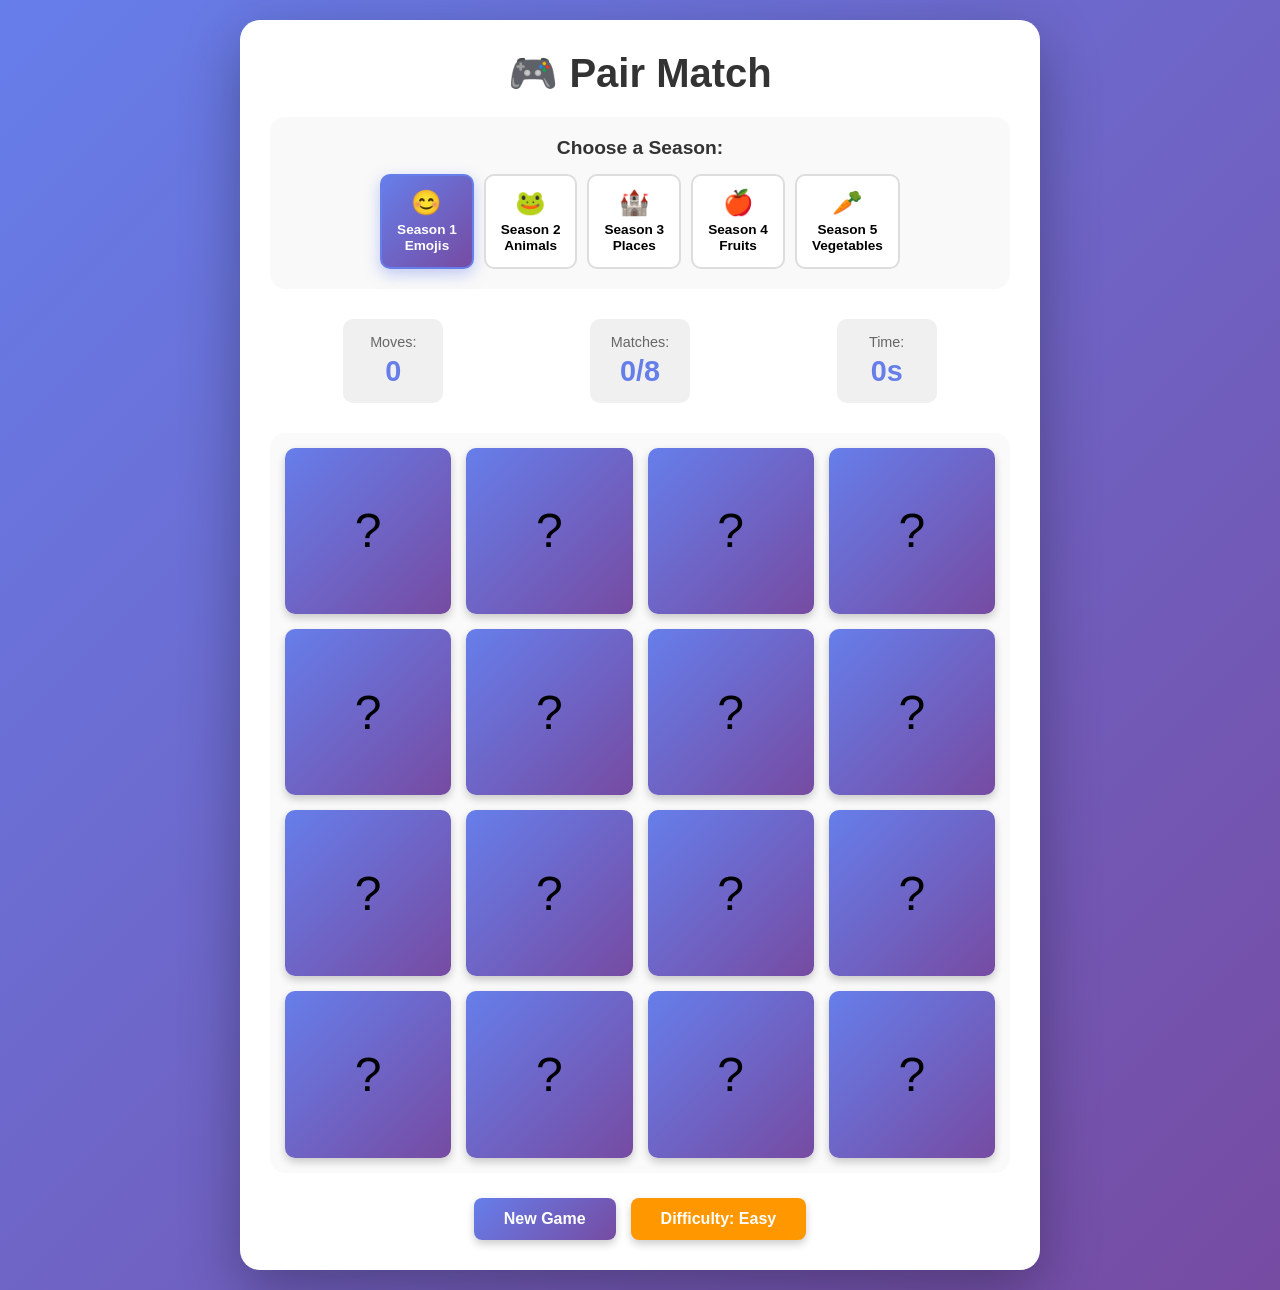
<file: index.html>
<!DOCTYPE html>
<html lang="en">
<head>
    <meta charset="UTF-8">
    <meta name="viewport" content="width=device-width, initial-scale=1.0">
    <title>Pair Match - Memory Card Game</title>
    <link rel="stylesheet" href="style.css">
</head>
<body>
    <div class="container">
        <h1>🎮 Pair Match</h1>
        
        <!-- Season Selection -->
        <div class="season-selector">
            <h3>Choose a Season:</h3>
            <div class="seasons">
                <button class="season-btn active" onclick="selectSeason(0)">
                    <span class="season-icon">😊</span>
                    <span class="season-name">Season 1<br>Emojis</span>
                </button>
                <button class="season-btn" onclick="selectSeason(1)">
                    <span class="season-icon">🐸</span>
                    <span class="season-name">Season 2<br>Animals</span>
                </button>
                <button class="season-btn" onclick="selectSeason(2)">
                    <span class="season-icon">🏰</span>
                    <span class="season-name">Season 3<br>Places</span>
                </button>
                <button class="season-btn" onclick="selectSeason(3)">
                    <span class="season-icon">🍎</span>
                    <span class="season-name">Season 4<br>Fruits</span>
                </button>
                <button class="season-btn" onclick="selectSeason(4)">
                    <span class="season-icon">🥕</span>
                    <span class="season-name">Season 5<br>Vegetables</span>
                </button>
            </div>
        </div>

        <div class="stats">
            <div class="stat">
                <span class="label">Moves:</span>
                <span class="value" id="moves">0</span>
            </div>
            <div class="stat">
                <span class="label">Matches:</span>
                <span class="value" id="matches">0/8</span>
            </div>
            <div class="stat">
                <span class="label">Time:</span>
                <span class="value" id="timer">0s</span>
            </div>
        </div>

        <div class="game-board" id="gameBoard"></div>

        <div class="buttons">
            <button class="btn btn-reset" onclick="resetGame()">New Game</button>
            <button class="btn btn-difficulty" onclick="changeDifficulty()">Difficulty: Easy</button>
        </div>

        <div class="modal" id="winModal">
            <div class="modal-content">
                <h2>🎉 You Won!</h2>
                <p id="winMessage"></p>
                <button class="btn btn-reset" onclick="resetGame()">Play Again</button>
            </div>
        </div>
    </div>

    <script src="script.js"></script>
</body>
</html>
</file>
<file: style.css>
* {
    margin: 0;
    padding: 0;
    box-sizing: border-box;
}

body {
    font-family: 'Arial', sans-serif;
    background: linear-gradient(135deg, #667eea 0%, #764ba2 100%);
    min-height: 100vh;
    display: flex;
    justify-content: center;
    align-items: center;
    padding: 20px;
}

.container {
    background: white;
    border-radius: 20px;
    padding: 30px;
    box-shadow: 0 20px 60px rgba(0, 0, 0, 0.3);
    max-width: 800px;
    width: 100%;
}

h1 {
    text-align: center;
    color: #333;
    margin-bottom: 20px;
    font-size: 2.5em;
}

/* Season Selector */
.season-selector {
    margin-bottom: 25px;
    padding: 20px;
    background: #f9f9f9;
    border-radius: 15px;
}

.season-selector h3 {
    text-align: center;
    color: #333;
    margin-bottom: 15px;
    font-size: 1.2em;
}

.seasons {
    display: flex;
    justify-content: center;
    gap: 10px;
    flex-wrap: wrap;
}

.season-btn {
    display: flex;
    flex-direction: column;
    align-items: center;
    justify-content: center;
    padding: 12px 15px;
    background: white;
    border: 2px solid #ddd;
    border-radius: 10px;
    cursor: pointer;
    transition: all 0.3s ease;
    min-width: 90px;
    font-size: 0.85em;
}

.season-btn:hover {
    transform: translateY(-3px);
    border-color: #667eea;
    box-shadow: 0 5px 15px rgba(102, 126, 234, 0.3);
}

.season-btn.active {
    background: linear-gradient(135deg, #667eea 0%, #764ba2 100%);
    color: white;
    border-color: #667eea;
    box-shadow: 0 5px 15px rgba(102, 126, 234, 0.4);
}

.season-icon {
    font-size: 1.8em;
    margin-bottom: 5px;
}

.season-name {
    font-weight: bold;
    text-align: center;
    line-height: 1.2;
}

.stats {
    display: flex;
    justify-content: space-around;
    margin-bottom: 25px;
    flex-wrap: wrap;
}

.stat {
    background: #f0f0f0;
    padding: 15px 20px;
    border-radius: 10px;
    text-align: center;
    min-width: 100px;
    margin: 5px;
}

.stat .label {
    display: block;
    font-size: 0.9em;
    color: #666;
    margin-bottom: 5px;
}

.stat .value {
    display: block;
    font-size: 1.8em;
    font-weight: bold;
    color: #667eea;
}

.game-board {
    display: grid;
    grid-template-columns: repeat(4, 1fr);
    gap: 15px;
    margin-bottom: 25px;
    min-height: 400px;
    padding: 15px;
    background: #fafafa;
    border-radius: 15px;
}

.card {
    aspect-ratio: 1;
    background: linear-gradient(135deg, #667eea 0%, #764ba2 100%);
    border: none;
    border-radius: 10px;
    cursor: pointer;
    font-size: 3em;
    display: flex;
    justify-content: center;
    align-items: center;
    transition: all 0.3s ease;
    box-shadow: 0 4px 8px rgba(0, 0, 0, 0.2);
    position: relative;
    transform-style: preserve-3d;
}

.card:hover:not(.matched) {
    transform: translateY(-5px);
    box-shadow: 0 8px 16px rgba(0, 0, 0, 0.3);
}

.card.flipped {
    background: #fff;
    color: #333;
    box-shadow: inset 0 4px 8px rgba(0, 0, 0, 0.1);
}

.card.matched {
    background: linear-gradient(135deg, #4caf50 0%, #45a049 100%);
    cursor: default;
    animation: bounce 0.6s ease;
}

.card.matched .emoji {
    animation: pop 0.6s ease;
}

.card:disabled {
    cursor: not-allowed;
}

@keyframes bounce {
    0%, 100% { transform: scale(1); }
    50% { transform: scale(1.1); }
}

@keyframes pop {
    0% { transform: scale(0.5); }
    50% { transform: scale(1.2); }
    100% { transform: scale(1); }
}

.buttons {
    display: flex;
    gap: 15px;
    justify-content: center;
    flex-wrap: wrap;
}

.btn {
    padding: 12px 30px;
    font-size: 1em;
    border: none;
    border-radius: 8px;
    cursor: pointer;
    font-weight: bold;
    transition: all 0.3s ease;
    box-shadow: 0 4px 8px rgba(0, 0, 0, 0.2);
}

.btn-reset {
    background: linear-gradient(135deg, #667eea 0%, #764ba2 100%);
    color: white;
}

.btn-reset:hover {
    transform: translateY(-2px);
    box-shadow: 0 6px 12px rgba(0, 0, 0, 0.3);
}

.btn-reset:active {
    transform: translateY(0);
}

.btn-difficulty {
    background: #ff9800;
    color: white;
}

.btn-difficulty:hover {
    background: #f57c00;
    transform: translateY(-2px);
    box-shadow: 0 6px 12px rgba(0, 0, 0, 0.3);
}

.modal {
    display: none;
    position: fixed;
    top: 0;
    left: 0;
    width: 100%;
    height: 100%;
    background: rgba(0, 0, 0, 0.5);
    justify-content: center;
    align-items: center;
    z-index: 1000;
}

.modal.show {
    display: flex;
    animation: fadeIn 0.3s ease;
}

.modal-content {
    background: white;
    padding: 40px;
    border-radius: 15px;
    text-align: center;
    box-shadow: 0 10px 40px rgba(0, 0, 0, 0.3);
    animation: slideUp 0.3s ease;
}

.modal-content h2 {
    color: #333;
    margin-bottom: 15px;
    font-size: 2em;
}

.modal-content p {
    color: #666;
    font-size: 1.1em;
    margin-bottom: 25px;
}

@keyframes fadeIn {
    from { opacity: 0; }
    to { opacity: 1; }
}

@keyframes slideUp {
    from {
        opacity: 0;
        transform: translateY(30px);
    }
    to {
        opacity: 1;
        transform: translateY(0);
    }
}

/* Responsive Design */
@media (max-width: 700px) {
    .container {
        padding: 20px;
    }

    h1 {
        font-size: 2em;
        margin-bottom: 15px;
    }

    .seasons {
        gap: 8px;
    }

    .season-btn {
        min-width: 80px;
        padding: 10px 12px;
        font-size: 0.75em;
    }

    .season-icon {
        font-size: 1.5em;
    }

    .game-board {
        grid-template-columns: repeat(4, 1fr);
        gap: 10px;
        min-height: 300px;
        padding: 10px;
    }

    .card {
        font-size: 2em;
    }

    .btn {
        padding: 10px 20px;
        font-size: 0.9em;
    }
}

@media (max-width: 500px) {
    .game-board {
        grid-template-columns: repeat(3, 1fr);
    }

    .season-btn {
        min-width: 70px;
        padding: 8px 10px;
        font-size: 0.7em;
    }

    .stat {
        min-width: 70px;
        padding: 10px 12px;
    }

    .stat .value {
        font-size: 1.5em;
    }

    h1 {
        font-size: 1.6em;
    }

    .season-selector {
        padding: 15px;
        margin-bottom: 15px;
    }

    .season-selector h3 {
        font-size: 1em;
        margin-bottom: 10px;
    }
}

@media (max-width: 350px) {
    .container {
        padding: 15px;
    }

    .game-board {
        grid-template-columns: repeat(2, 1fr);
        gap: 8px;
    }

    .card {
        font-size: 1.5em;
    }
}
</file>
